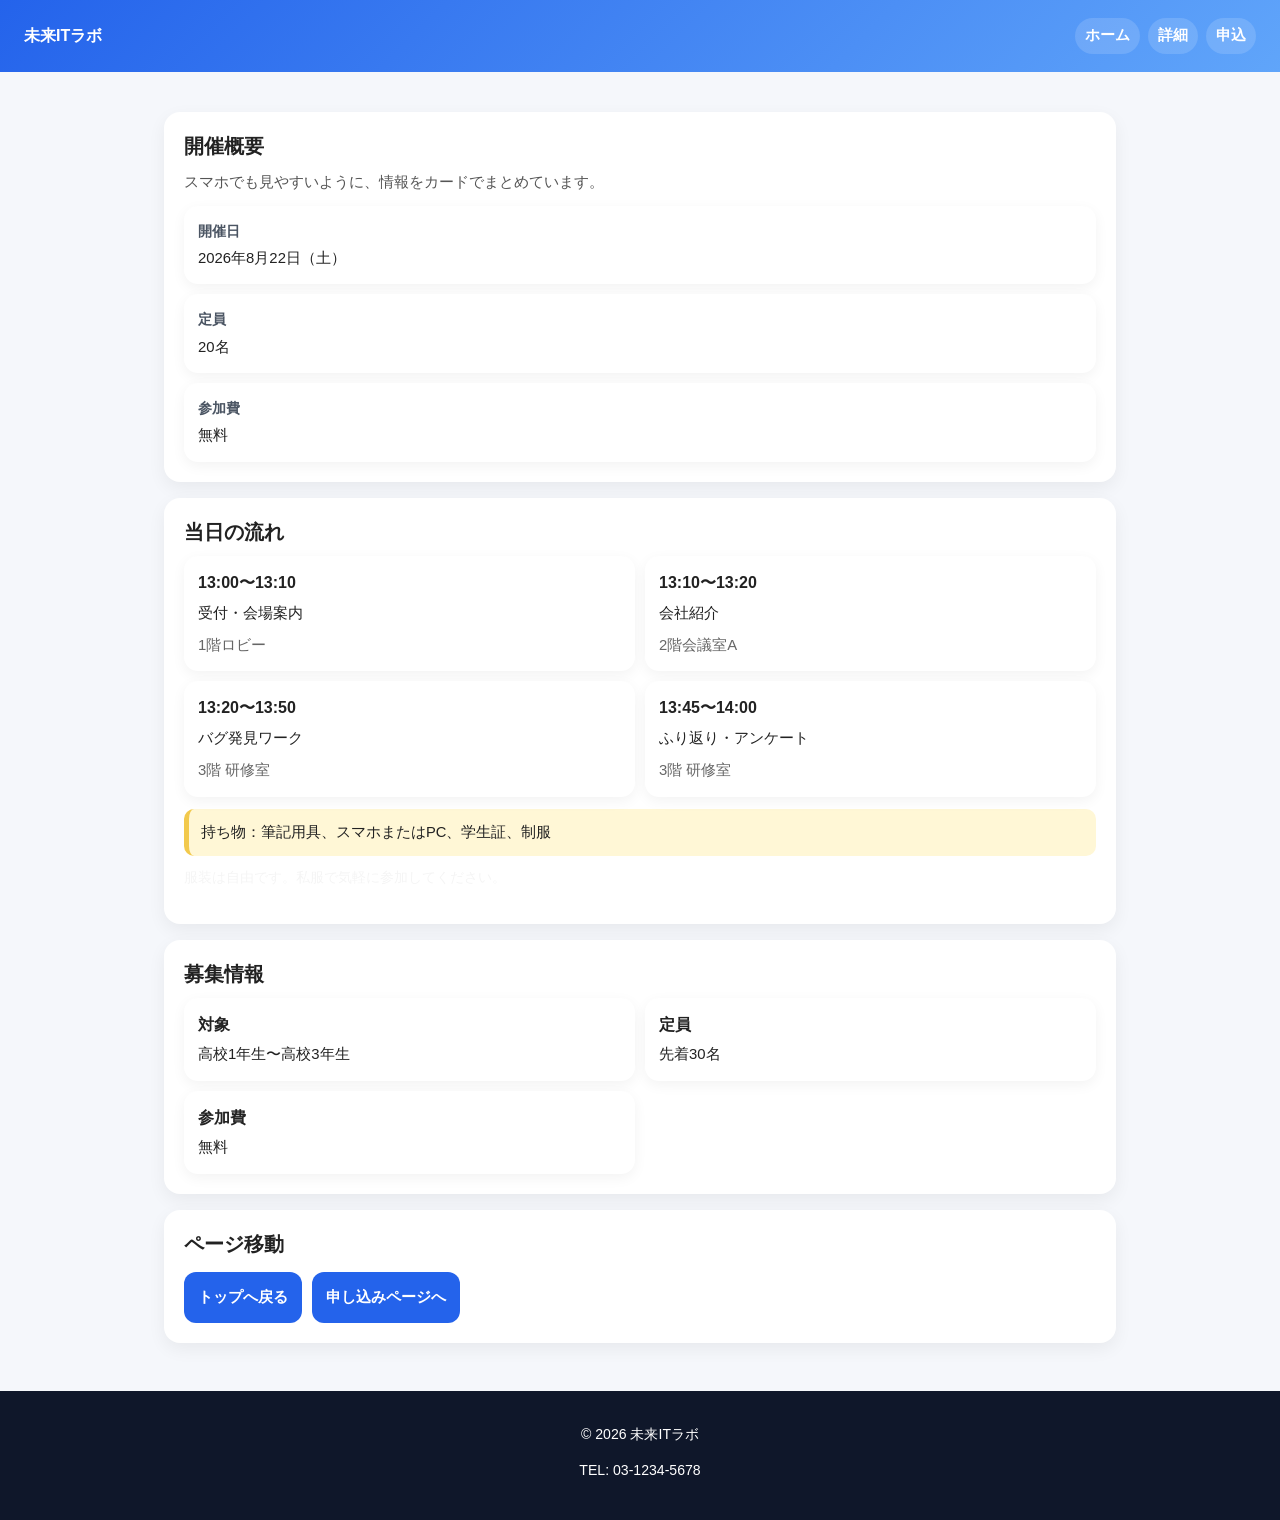
<file: details.html>
<!DOCTYPE html>
<html lang="ja">
<head>
  <meta charset="UTF-8" />
  <meta name="viewport" content="width=device-width, initial-scale=1.0" />
  <title>開催詳細 | 未来ITラボ</title>
  <link rel="stylesheet" href="style.css?v=5" />
</head>
<body>
  <header>
    <nav>
      <div class="brand">未来ITラボ</div>
      <ul>
        <li><a href="index.html">ホーム</a></li>
        <li><a href="details.html">詳細</a></li>
        <li><a href="entry.html">申込</a></li>
      </ul>
    </nav>
  </header>

  <main>
    <section class="panel">
      <h1 class="section-title">開催概要</h1>
      <p class="section-lead">スマホでも見やすいように、情報をカードでまとめています。</p>

      <div class="info-list">
        <div class="info-item">
          <div class="info-label">開催日</div>
          <div class="info-value">2026年8月22日（土）</div>
        </div>

        <div class="info-item">
          <div class="info-label">定員</div>
          <div class="info-value">20名</div>
        </div>

        <div class="info-item">
          <div class="info-label">参加費</div>
          <div class="info-value">無料</div>
        </div>
      </div>
    </section>

    <section class="panel">
      <h2 class="section-title">当日の流れ</h2>

      <div class="card-list">
        <div class="card">
          <h3>13:00〜13:10</h3>
          <p>受付・会場案内</p>
          <small>1階ロビー</small>
        </div>

        <div class="card">
          <h3>13:10〜13:20</h3>
          <p>会社紹介</p>
          <small>2階会議室A</small>
        </div>

        <div class="card">
          <h3>13:20〜13:50</h3>
          <p>バグ発見ワーク</p>
          <small>3階 研修室</small>
        </div>

        <div class="card">
          <h3>13:45〜14:00</h3>
          <p>ふり返り・アンケート</p>
          <small>3階 研修室</small>
        </div>
      </div>

      <div class="notice">
        持ち物：筆記用具、スマホまたはPC、学生証、制服
      </div>
      <p class="tiny-note">服装は自由です。私服で気軽に参加してください。</p>
    </section>

    <section class="panel">
      <h2 class="section-title">募集情報</h2>

      <div class="card-list">
        <div class="card">
          <h3>対象</h3>
          <p>高校1年生〜高校3年生</p>
        </div>

        <div class="card">
          <h3>定員</h3>
          <p>先着30名</p>
        </div>

        <div class="card">
          <h3>参加費</h3>
          <p>無料</p>
        </div>
      </div>
    </section>

    <section class="panel">
      <h2 class="section-title">ページ移動</h2>

      <div class="button-group">
        <a class="btn" href="index.html">トップへ戻る</a>
        <a class="btn" href="entry.html">申し込みページへ</a>
      </div>
    </section>
  </main>

  <footer>
    <p>© 2026 未来ITラボ</p>
    <p>TEL: 03-1234-5678</p>
  </footer>
</body>
</html>
</file>
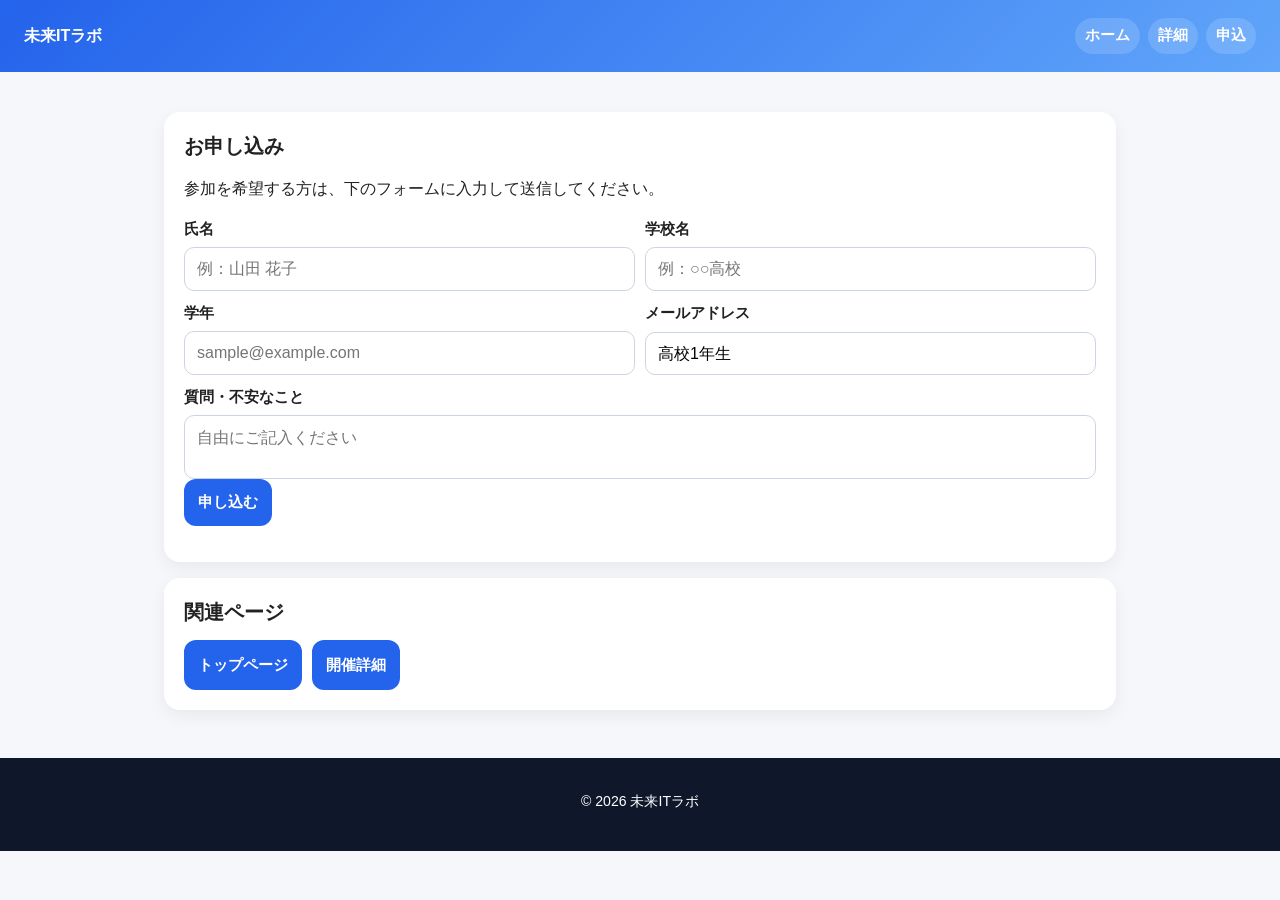
<file: entry.html>
<!DOCTYPE html>
<html lang="ja">
<head>
  <meta charset="UTF-8" />
  <meta name="viewport" content="width=device-width, initial-scale=1.0" />
  <title>お申し込み | 未来ITラボ</title>
  <link rel="stylesheet" href="style.css?v=5" />
</head>
<body>
  <header>
    <nav>
      <div class="brand">未来ITラボ</div>
      <ul>
        <li><a href="index.html">ホーム</a></li>
        <li><a href="details.html">詳細</a></li>
        <li><a href="entry.html">申込</a></li>
      </ul>
    </nav>
  </header>

  <main>
    <section class="entry-box">
      <h1 class="section-title">お申し込み</h1>
      <p>参加を希望する方は、下のフォームに入力して送信してください。</p>

      <form id="entry-form">
        <div class="form-grid">
          <div class="field">
            <label for="name">氏名</label>
            <input id="name" type="text" placeholder="例：山田 花子" />
          </div>

          <div class="field">
            <label for="school">学校名</label>
            <input id="school" type="text" placeholder="例：○○高校" />
          </div>

          <div class="field">
            <label for="grade">学年</label>
            <input id="grade" type="email" placeholder="sample@example.com" />
          </div>

          <div class="field">
            <label for="mail">メールアドレス</label>
            <select id="mail">
              <option>高校1年生</option>
              <option>高校2年生</option>
              <option>高校3年生</option>
            </select>
          </div>

          <div class="field full">
            <label for="message">質問・不安なこと</label>
            <textarea id="message" placeholder="自由にご記入ください"></textarea>
          </div>
        </div>

        <button class="submit-btn" type="submit">申し込む</button>
        <p id="result-message"></p>
      </form>
    </section>

    <section class="panel">
      <h2 class="section-title">関連ページ</h2>

      <div class="button-group">
        <a class="btn" href="details.html">トップページ</a>
        <a class="btn" href="index.html">開催詳細</a>
      </div>
    </section>
  </main>

  <footer>
    <p>© 2026 未来ITラボ</p>
  </footer>

  <script>
    document.getElementById("entry-form").addEventListener("submit", function(event) {
      event.preventDefault();
      document.getElementById("result-message").textContent = "申し込みがキャンセルされました。";
    });
  </script>
</body>
</html>
</file>
<file: style.css>
* {
  box-sizing: border-box;
}

html {
  -webkit-text-size-adjust: 100%;
}

body {
  margin: 0;
  font-family: "Yu Gothic", "Hiragino Kaku Gothic ProN", sans-serif;
  background: #f5f7fb;
  color: #222;
  line-height: 1.6;
}

img {
  display: block;
  max-width: 100%;
  height: auto;
}

a {
  color: inherit;
  text-decoration: none;
}

/* --------------------
   Header
-------------------- */
header {
  background: linear-gradient(135deg, #2463eb, #60a5fa);
  color: white;
  padding: 12px 14px;
}

nav {
  display: block;
}

.brand {
  font-weight: bold;
  font-size: 1rem;
  margin-bottom: 10px;
}

nav ul {
  list-style: none;
  display: flex;
  flex-wrap: wrap;
  gap: 8px;
  padding: 0;
  margin: 0;
}

nav li {
  margin: 0;
}

nav a {
  display: inline-block;
  font-weight: bold;
  font-size: 0.92rem;
  padding: 6px 10px;
  border-radius: 999px;
  background: rgba(255, 255, 255, 0.14);
}

/* --------------------
   Layout
-------------------- */
main {
  width: 100%;
  max-width: 720px;
  margin: 0 auto;
  padding: 14px;
}

section {
  margin-top: 16px;
}

.panel,
.entry-box {
  background: white;
  border-radius: 16px;
  padding: 16px 14px;
  box-shadow: 0 6px 18px rgba(0, 0, 0, 0.06);
}

/* --------------------
   Hero
-------------------- */
.hero {
  display: block;
}

.hero-text h1 {
  font-size: 1.5rem;
  line-height: 1.4;
  margin: 0 0 10px;
}

.hero-text p {
  margin: 0 0 10px;
  font-size: 0.95rem;
}

.hero img,
.place-card img {
  width: 100%;
  height: 190px;
  object-fit: cover;
  border-radius: 14px;
  background: #dbe5f3;
  margin-top: 14px;
}

/* --------------------
   Buttons
-------------------- */
.button-group {
  display: flex;
  flex-direction: column;
  gap: 10px;
  margin-top: 14px;
}

.btn,
.submit-btn {
  display: block;
  width: 100%;
  text-align: center;
  border: none;
  border-radius: 12px;
  padding: 13px 14px;
  font-weight: bold;
  font-size: 0.95rem;
  background: #2463eb;
  color: white;
  cursor: pointer;
}

.btn-small {
  width: 62%;
  padding: 7px 10px; /* わざと小さい */
  font-size: 0.78rem;
}

.btn-disabled {
  pointer-events: none; /* わざと押せない */
}

/* --------------------
   Typography
-------------------- */
.section-title {
  font-size: 1.25rem;
  line-height: 1.4;
  margin: 0 0 10px;
}

.center-title {
  text-align: center; /* わざとここだけ中央揃え */
}

.section-lead {
  margin: 0 0 12px;
  color: #555;
  font-size: 0.94rem;
}

.tiny-note {
  color: #f5f5f5;
  font-size: 0.9rem;
  margin-top: 10px;
}

/* --------------------
   Cards / Lists
-------------------- */
.card-list,
.place-grid,
.info-list,
.form-grid {
  display: grid;
  grid-template-columns: 1fr;
  gap: 10px;
}

.card,
.info-item {
  background: #fff;
  border-radius: 14px;
  padding: 14px;
  box-shadow: 0 4px 14px rgba(0, 0, 0, 0.05);
}

.card h3 {
  margin: 0 0 6px;
  font-size: 1rem;
  font-weight: bold;
}

.card p {
  margin: 0;
  font-size: 0.93rem;
}

.card small {
  display: block;
  margin-top: 8px;
  color: #666;
  font-size: 0.93rem;
}

/* 参加者の声の2枚目だけ大きくする */
.card p.voice-large-text {
  font-size: 1.45rem !important;
  line-height: 1.8 !important;
}

.info-label {
  font-weight: bold;
  font-size: 0.9rem;
  color: #4b5563;
  margin-bottom: 4px;
}

.info-value {
  font-size: 0.93rem;
}

/* --------------------
   Notice
-------------------- */
.notice {
  margin-top: 12px;
  background: #fff7d6;
  border-left: 5px solid #f2c94c;
  padding: 12px;
  border-radius: 10px;
  font-size: 0.92rem;
}

/* --------------------
   Form
-------------------- */
.field {
  display: grid;
  gap: 6px;
}

.field label {
  font-weight: bold;
  font-size: 0.94rem;
}

.field input,
.field select,
.field textarea {
  width: 100%;
  border: 1px solid #cbd5e1;
  border-radius: 10px;
  padding: 12px;
  font-size: 16px;
  background: white;
  appearance: none;
  -webkit-appearance: none;
}

.field textarea {
  min-height: 56px;
  resize: none;
}

#result-message {
  margin-top: 12px;
  font-weight: bold;
  color: #d62828;
  font-size: 0.95rem;
}

/* --------------------
   Footer
-------------------- */
.footer-link {
  color: #93c5fd;
}

footer {
  margin-top: 24px;
  background: #0f172a;
  color: white;
  text-align: center;
  padding: 18px 14px 24px;
  font-size: 0.88rem;
}

/* --------------------
   PC
-------------------- */
@media (min-width: 768px) {
  header {
    padding: 18px 24px;
  }

  nav {
    display: flex;
    justify-content: space-between;
    align-items: center;
  }

  .brand {
    margin-bottom: 0;
  }

  main {
    max-width: 1000px;
    padding: 24px;
  }

  .panel,
  .entry-box {
    padding: 20px;
  }

  .hero {
    display: grid;
    grid-template-columns: 1.1fr 1fr;
    gap: 24px;
    align-items: center;
  }

  .hero img,
  .place-card img {
    height: 220px;
    margin-top: 0;
  }

  .hero-text h1 {
    font-size: 2rem;
  }

  .button-group {
    flex-direction: row;
    flex-wrap: wrap;
  }

  .btn,
  .submit-btn {
    width: auto;
  }

  .btn-small {
    width: auto;
  }

  .card-list,
  .place-grid {
    grid-template-columns: 1fr 1fr;
  }

  .form-grid {
    grid-template-columns: 1fr 1fr;
  }

  .full {
    grid-column: 1 / -1;
  }

  .card p.voice-large-text {
    font-size: 1.85rem !important;
    line-height: 1.8 !important;
  }
}
</file>
